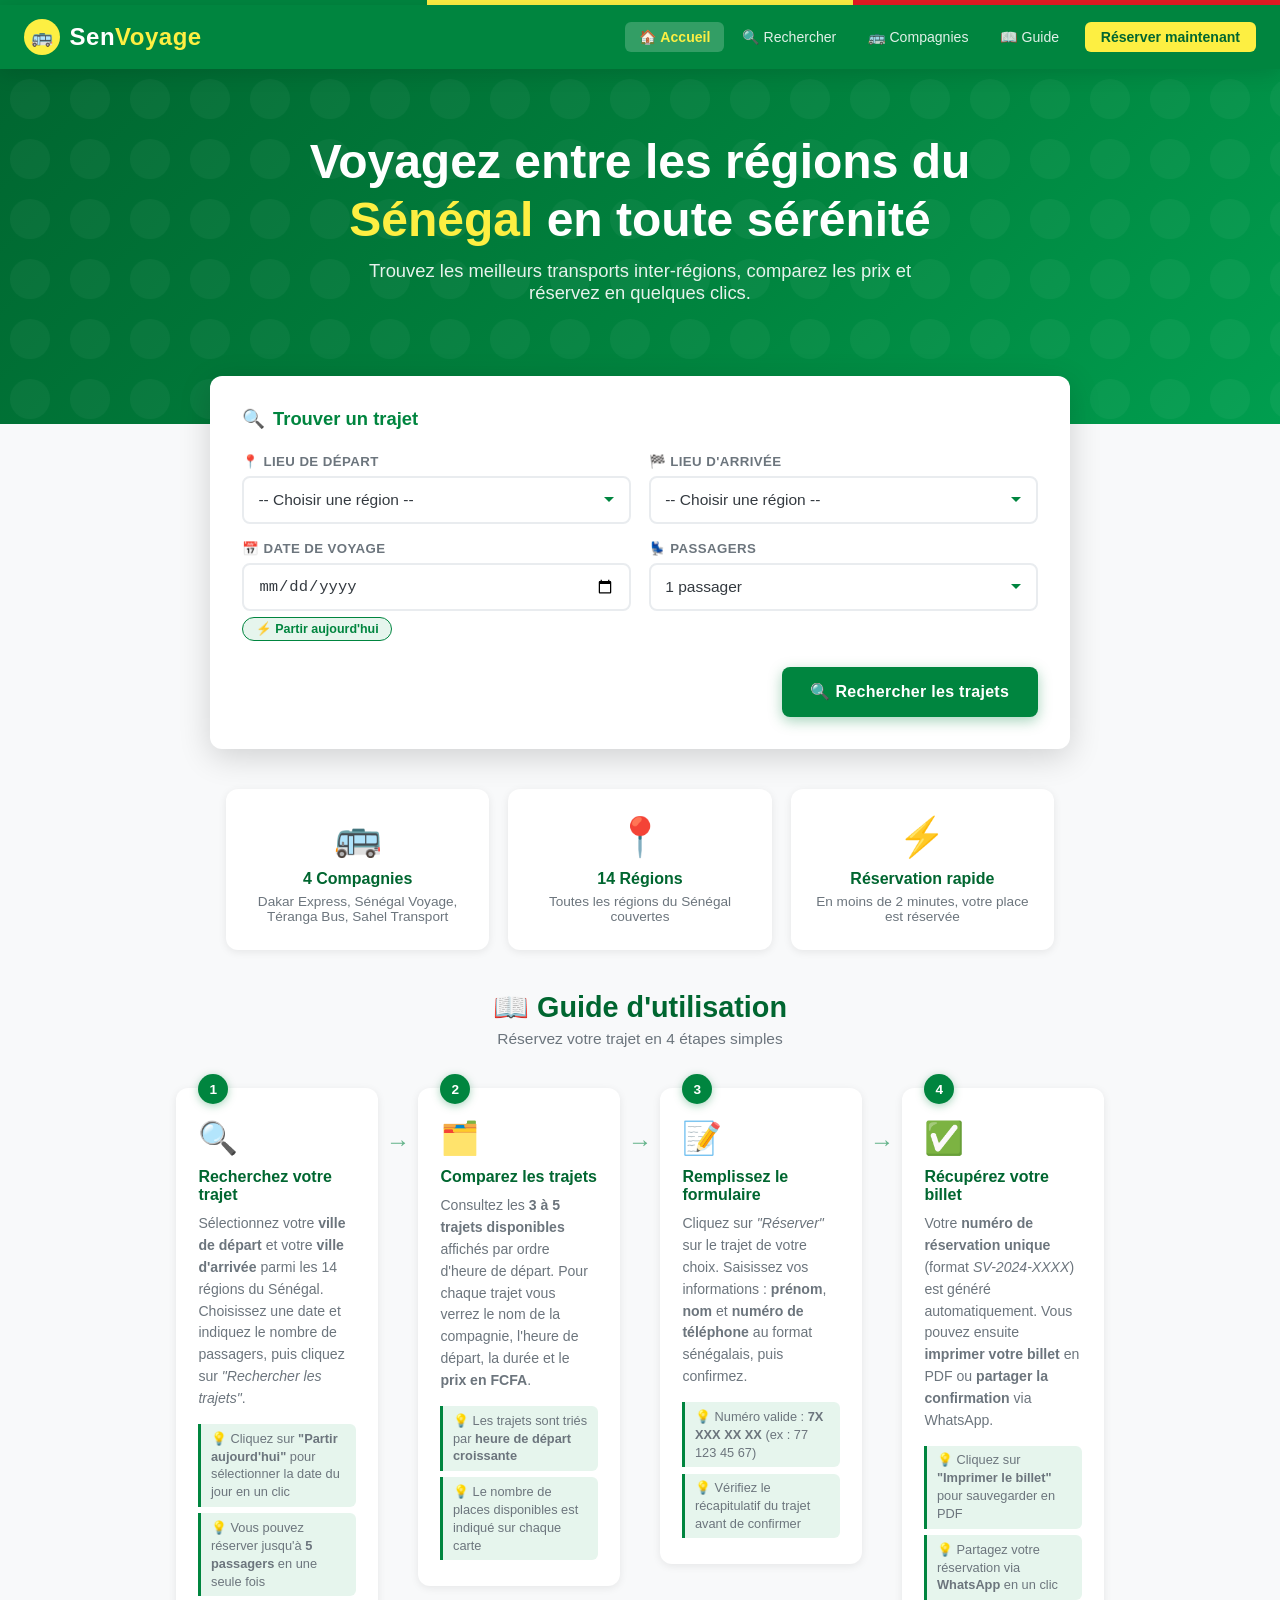
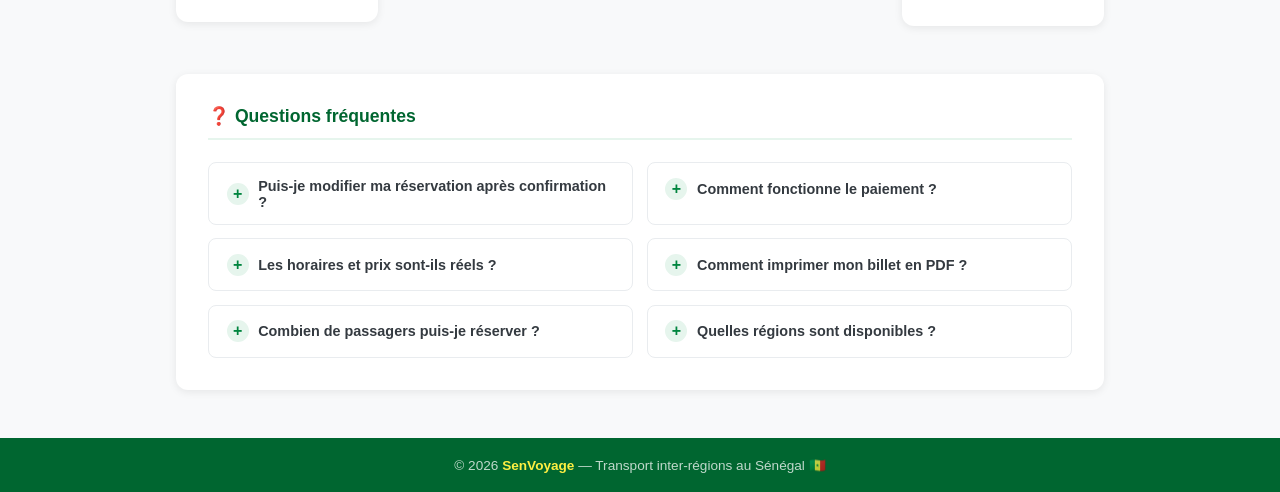
<file: index.html>
<!DOCTYPE html>
<html lang="fr">
<head>
  <meta charset="UTF-8" />
  <meta name="viewport" content="width=device-width, initial-scale=1.0" />
  <title>SenVoyage — Transport inter-régions Sénégal</title>
  <link rel="icon" type="image/svg+xml" href="favicon.svg"/>
  <link rel="stylesheet" href="style.css" />
</head>
<body>

  <!-- Barre de couleurs drapeau sénégalais -->
  <div class="stripe"></div>

  <!-- ========== NAVBAR ========== -->
  <nav class="navbar">
    <a href="index.html" class="navbar-logo">
      <div class="logo-icon">🚌</div>
      <span>Sen<span class="accent">Voyage</span></span>
    </a>

    <ul class="nav-menu" id="nav-menu">
      <li><a href="index.html" class="nav-link active">🏠 Accueil</a></li>
      <li><a href="index.html#search-card" class="nav-link">🔍 Rechercher</a></li>
      <li><a href="index.html#companies" class="nav-link">🚌 Compagnies</a></li>
      <li><a href="index.html#guide-section" class="nav-link">📖 Guide</a></li>
      <li><a href="index.html#search-card" class="nav-link nav-cta">Réserver maintenant</a></li>
    </ul>

    <button class="nav-toggle" id="nav-toggle" aria-label="Ouvrir le menu">
      <span></span><span></span><span></span>
    </button>
  </nav>

  <!-- ========== HERO ========== -->
  <section class="hero">
    <div class="hero-content">
      <h1>Voyagez entre les régions du<br><span class="highlight">Sénégal</span> en toute sérénité</h1>
      <p>Trouvez les meilleurs transports inter-régions, comparez les prix et réservez en quelques clics.</p>
    </div>
  </section>

  <!-- ========== FORMULAIRE DE RECHERCHE ========== -->
  <main>
    <div class="search-card" id="search-card">
      <h2>Trouver un trajet</h2>

      <!-- Message d'erreur global -->
      <div id="form-alert" class="alert alert-error" style="display:none;"></div>

      <form id="search-form" novalidate>
        <div class="form-grid">

          <!-- Départ -->
          <div class="form-group">
            <label for="from">📍 Lieu de départ</label>
            <select id="from" name="from">
              <!-- Rempli par JavaScript -->
            </select>
            <span class="error-msg"></span>
          </div>

          <!-- Arrivée -->
          <div class="form-group">
            <label for="to">🏁 Lieu d'arrivée</label>
            <select id="to" name="to">
              <!-- Rempli par JavaScript -->
            </select>
            <span class="error-msg"></span>
          </div>

          <!-- Date de voyage -->
          <div class="form-group date-row">
            <label for="travel-date">📅 Date de voyage</label>
            <input
              type="date"
              id="travel-date"
              name="travel-date"
              min=""
            />
            <button type="button" id="today-btn" class="today-btn">⚡ Partir aujourd'hui</button>
            <span class="error-msg"></span>
          </div>

          <!-- Nombre de passagers -->
          <div class="form-group">
            <label for="passengers">💺 Passagers</label>
            <select id="passengers" name="passengers">
              <option value="1">1 passager</option>
              <option value="2">2 passagers</option>
              <option value="3">3 passagers</option>
              <option value="4">4 passagers</option>
              <option value="5">5 passagers</option>
            </select>
          </div>

          <!-- Bouton de recherche -->
          <div class="search-btn-row">
            <button type="submit" class="btn btn-primary">
              🔍 Rechercher les trajets
            </button>
          </div>

        </div>
      </form>
    </div>

    <!-- ========== SECTION AVANTAGES ========== -->
    <section class="features-section" id="companies">
      <div class="features-grid">

        <div class="feature-card">
          <div class="feature-icon">🚌</div>
          <h3>4 Compagnies</h3>
          <p>Dakar Express, Sénégal Voyage, Téranga Bus, Sahel Transport</p>
        </div>

        <div class="feature-card">
          <div class="feature-icon">📍</div>
          <h3>14 Régions</h3>
          <p>Toutes les régions du Sénégal couvertes</p>
        </div>

        <div class="feature-card">
          <div class="feature-icon">⚡</div>
          <h3>Réservation rapide</h3>
          <p>En moins de 2 minutes, votre place est réservée</p>
        </div>

      </div>
    </section>

    <!-- ========== GUIDE D'UTILISATION ========== -->
    <section class="guide-section" id="guide-section">

      <div class="guide-header">
        <h2>📖 Guide d'utilisation</h2>
        <p>Réservez votre trajet en 4 étapes simples</p>
      </div>

      <!-- Étapes -->
      <div class="guide-steps">

        <div class="guide-step">
          <div class="step-number">1</div>
          <div class="step-icon">🔍</div>
          <h3>Recherchez votre trajet</h3>
          <p>Sélectionnez votre <strong>ville de départ</strong> et votre <strong>ville d'arrivée</strong> parmi les 14 régions du Sénégal. Choisissez une date et indiquez le nombre de passagers, puis cliquez sur <em>"Rechercher les trajets"</em>.</p>
          <ul class="step-tips">
            <li>💡 Cliquez sur <strong>"Partir aujourd'hui"</strong> pour sélectionner la date du jour en un clic</li>
            <li>💡 Vous pouvez réserver jusqu'à <strong>5 passagers</strong> en une seule fois</li>
          </ul>
        </div>

        <div class="guide-connector">→</div>

        <div class="guide-step">
          <div class="step-number">2</div>
          <div class="step-icon">🗂️</div>
          <h3>Comparez les trajets</h3>
          <p>Consultez les <strong>3 à 5 trajets disponibles</strong> affichés par ordre d'heure de départ. Pour chaque trajet vous verrez le nom de la compagnie, l'heure de départ, la durée et le <strong>prix en FCFA</strong>.</p>
          <ul class="step-tips">
            <li>💡 Les trajets sont triés par <strong>heure de départ croissante</strong></li>
            <li>💡 Le nombre de places disponibles est indiqué sur chaque carte</li>
          </ul>
        </div>

        <div class="guide-connector">→</div>

        <div class="guide-step">
          <div class="step-number">3</div>
          <div class="step-icon">📝</div>
          <h3>Remplissez le formulaire</h3>
          <p>Cliquez sur <em>"Réserver"</em> sur le trajet de votre choix. Saisissez vos informations : <strong>prénom</strong>, <strong>nom</strong> et <strong>numéro de téléphone</strong> au format sénégalais, puis confirmez.</p>
          <ul class="step-tips">
            <li>💡 Numéro valide : <strong>7X XXX XX XX</strong> (ex : 77 123 45 67)</li>
            <li>💡 Vérifiez le récapitulatif du trajet avant de confirmer</li>
          </ul>
        </div>

        <div class="guide-connector">→</div>

        <div class="guide-step">
          <div class="step-number">4</div>
          <div class="step-icon">✅</div>
          <h3>Récupérez votre billet</h3>
          <p>Votre <strong>numéro de réservation unique</strong> (format <em>SV-2024-XXXX</em>) est généré automatiquement. Vous pouvez ensuite <strong>imprimer votre billet</strong> en PDF ou <strong>partager la confirmation</strong> via WhatsApp.</p>
          <ul class="step-tips">
            <li>💡 Cliquez sur <strong>"Imprimer le billet"</strong> pour sauvegarder en PDF</li>
            <li>💡 Partagez votre réservation via <strong>WhatsApp</strong> en un clic</li>
          </ul>
        </div>

      </div>

      <!-- FAQ rapide -->
      <div class="guide-faq">
        <h3>❓ Questions fréquentes</h3>
        <div class="faq-grid">

          <details class="faq-item">
            <summary>Puis-je modifier ma réservation après confirmation ?</summary>
            <p>Cette version de SenVoyage est une simulation. Pour modifier une réservation, cliquez sur <strong>"Nouvelle réservation"</strong> depuis la page de confirmation pour recommencer le processus.</p>
          </details>

          <details class="faq-item">
            <summary>Comment fonctionne le paiement ?</summary>
            <p>SenVoyage est une application de <strong>simulation de réservation</strong>. Aucun paiement réel n'est effectué. Les prix affichés sont indicatifs et servent uniquement à illustrer le service.</p>
          </details>

          <details class="faq-item">
            <summary>Les horaires et prix sont-ils réels ?</summary>
            <p>Les trajets, horaires et prix sont <strong>générés aléatoirement</strong> à titre de démonstration. Ils s'inspirent des tarifs et durées réels des lignes inter-régionales sénégalaises.</p>
          </details>

          <details class="faq-item">
            <summary>Comment imprimer mon billet en PDF ?</summary>
            <p>Depuis la page de confirmation, cliquez sur <strong>"Imprimer le billet"</strong>. Dans la boîte de dialogue qui s'ouvre, choisissez <strong>"Enregistrer en PDF"</strong> comme destination d'impression.</p>
          </details>

          <details class="faq-item">
            <summary>Combien de passagers puis-je réserver ?</summary>
            <p>Vous pouvez réserver entre <strong>1 et 5 passagers</strong> par trajet. Le prix total est automatiquement calculé en multipliant le prix unitaire par le nombre de passagers.</p>
          </details>

          <details class="faq-item">
            <summary>Quelles régions sont disponibles ?</summary>
            <p>Les <strong>14 régions officielles du Sénégal</strong> sont disponibles : Dakar, Thiès, Diourbel, Fatick, Kaolack, Kaffrine, Kolda, Louga, Matam, Saint-Louis, Sédhiou, Tambacounda, Ziguinchor et Kédougou.</p>
          </details>

        </div>
      </div>

    </section>

  </main>

  <!-- ========== FOOTER ========== -->
  <footer>
    &copy; 2026 <strong>SenVoyage</strong> — Transport inter-régions au Sénégal 🇸🇳
  </footer>

  <!-- ========== LOADER ========== -->
  <div class="loader-overlay" id="loader">
    <div class="spinner"></div>
    <p>Recherche des trajets disponibles…</p>
  </div>

  <script src="app.js?v=3"></script>

</body>
</html>
</file>
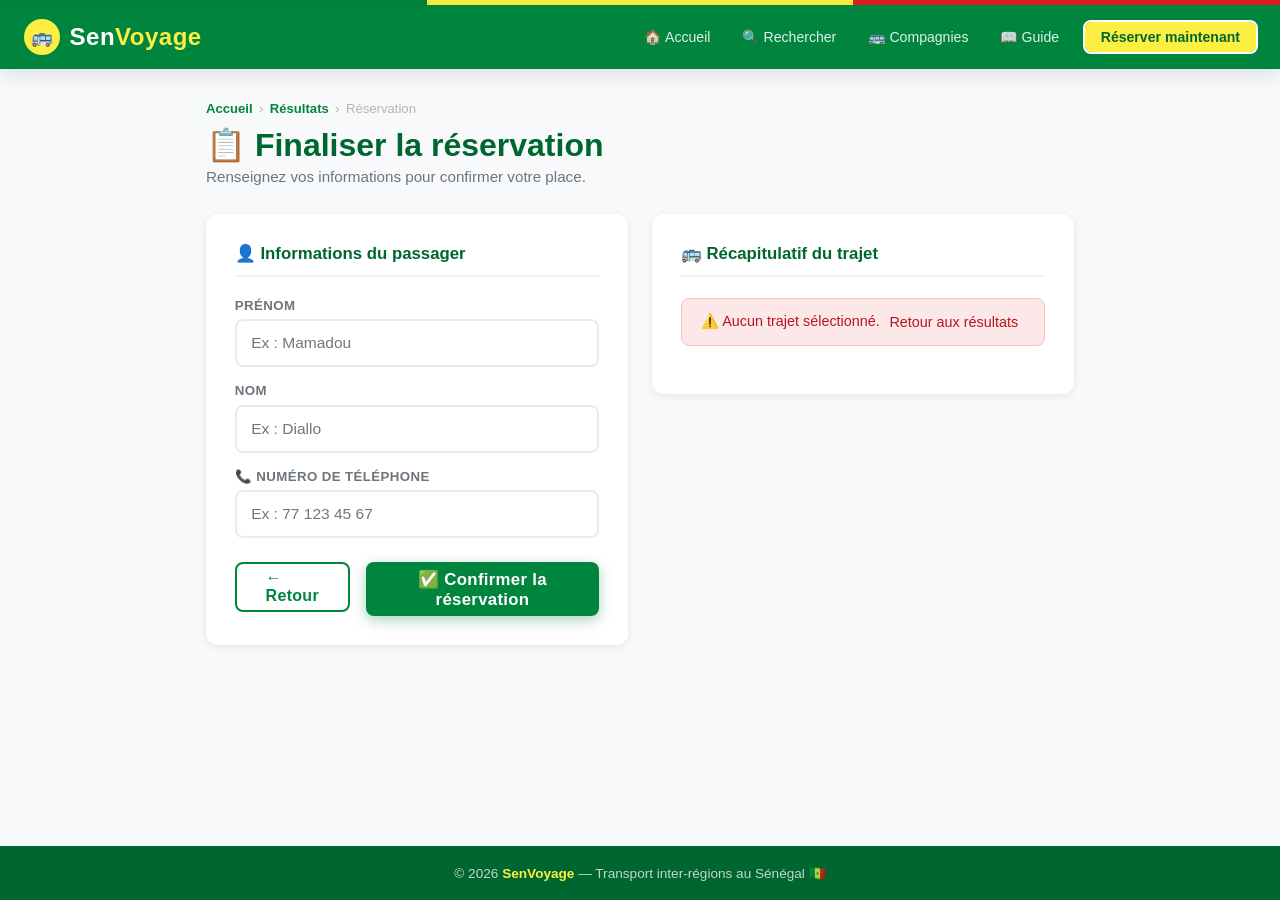
<file: booking.html>
<!DOCTYPE html>
<html lang="fr">
<head>
  <meta charset="UTF-8" />
  <meta name="viewport" content="width=device-width, initial-scale=1.0" />
  <title>SenVoyage — Réservation</title>
  <link rel="icon" type="image/svg+xml" href="favicon.svg"/>
  <link rel="stylesheet" href="style.css" />
</head>
<body>

  <div class="stripe"></div>

  <!-- ========== NAVBAR ========== -->
  <nav class="navbar">
    <a href="index.html" class="navbar-logo">
      <div class="logo-icon">🚌</div>
      <span>Sen<span class="accent">Voyage</span></span>
    </a>

    <ul class="nav-menu" id="nav-menu">
      <li><a href="index.html" class="nav-link">🏠 Accueil</a></li>
      <li><a href="index.html#search-card" class="nav-link">🔍 Rechercher</a></li>
      <li><a href="index.html#companies" class="nav-link">🚌 Compagnies</a></li>
      <li><a href="index.html#guide-section" class="nav-link">📖 Guide</a></li>
      <li><a href="index.html#search-card" class="nav-link nav-cta active">Réserver maintenant</a></li>
    </ul>

    <button class="nav-toggle" id="nav-toggle" aria-label="Ouvrir le menu">
      <span></span><span></span><span></span>
    </button>
  </nav>

  <!-- ========== CONTENU ========== -->
  <main class="page-container">

    <!-- Fil d'Ariane -->
    <div class="breadcrumb">
      <a href="index.html">Accueil</a>
      <span>›</span>
      <a href="results.html">Résultats</a>
      <span>›</span>
      <span>Réservation</span>
    </div>

    <!-- Titre -->
    <div class="page-title">
      <h1>📋 Finaliser la réservation</h1>
      <p>Renseignez vos informations pour confirmer votre place.</p>
    </div>

    <!-- Grille : Formulaire + Récapitulatif -->
    <div class="booking-grid">

      <!-- ---- Formulaire passager ---- -->
      <div class="booking-form-card">
        <div class="card-title">👤 Informations du passager</div>

        <form id="booking-form" class="booking-form" novalidate>

          <div class="form-group">
            <label for="first-name">Prénom</label>
            <input
              type="text"
              id="first-name"
              name="first-name"
              placeholder="Ex : Mamadou"
              autocomplete="given-name"
            />
            <span class="error-msg"></span>
          </div>

          <div class="form-group">
            <label for="last-name">Nom</label>
            <input
              type="text"
              id="last-name"
              name="last-name"
              placeholder="Ex : Diallo"
              autocomplete="family-name"
            />
            <span class="error-msg"></span>
          </div>

          <div class="form-group">
            <label for="phone">📞 Numéro de téléphone</label>
            <input
              type="tel"
              id="phone"
              name="phone"
              placeholder="Ex : 77 123 45 67"
              autocomplete="tel"
            />
            <span class="error-msg"></span>
          </div>

          <!-- Actions -->
          <div class="booking-confirm-row" style="margin-top:1.5rem;">
            <a href="results.html" class="btn btn-back">← Retour</a>
            <button type="submit" class="btn btn-confirm">
              ✅ Confirmer la réservation
            </button>
          </div>

        </form>
      </div>

      <!-- ---- Récapitulatif du trajet ---- -->
      <div class="booking-summary-card">
        <div class="card-title">🚌 Récapitulatif du trajet</div>
        <div id="booking-summary">
          <!-- Rempli par JavaScript -->
        </div>
      </div>

    </div>

  </main>

  <!-- ========== FOOTER ========== -->
  <footer>
    &copy; 2026 <strong>SenVoyage</strong> — Transport inter-régions au Sénégal 🇸🇳
  </footer>

  <script src="app.js?v=3"></script>

</body>
</html>
</file>
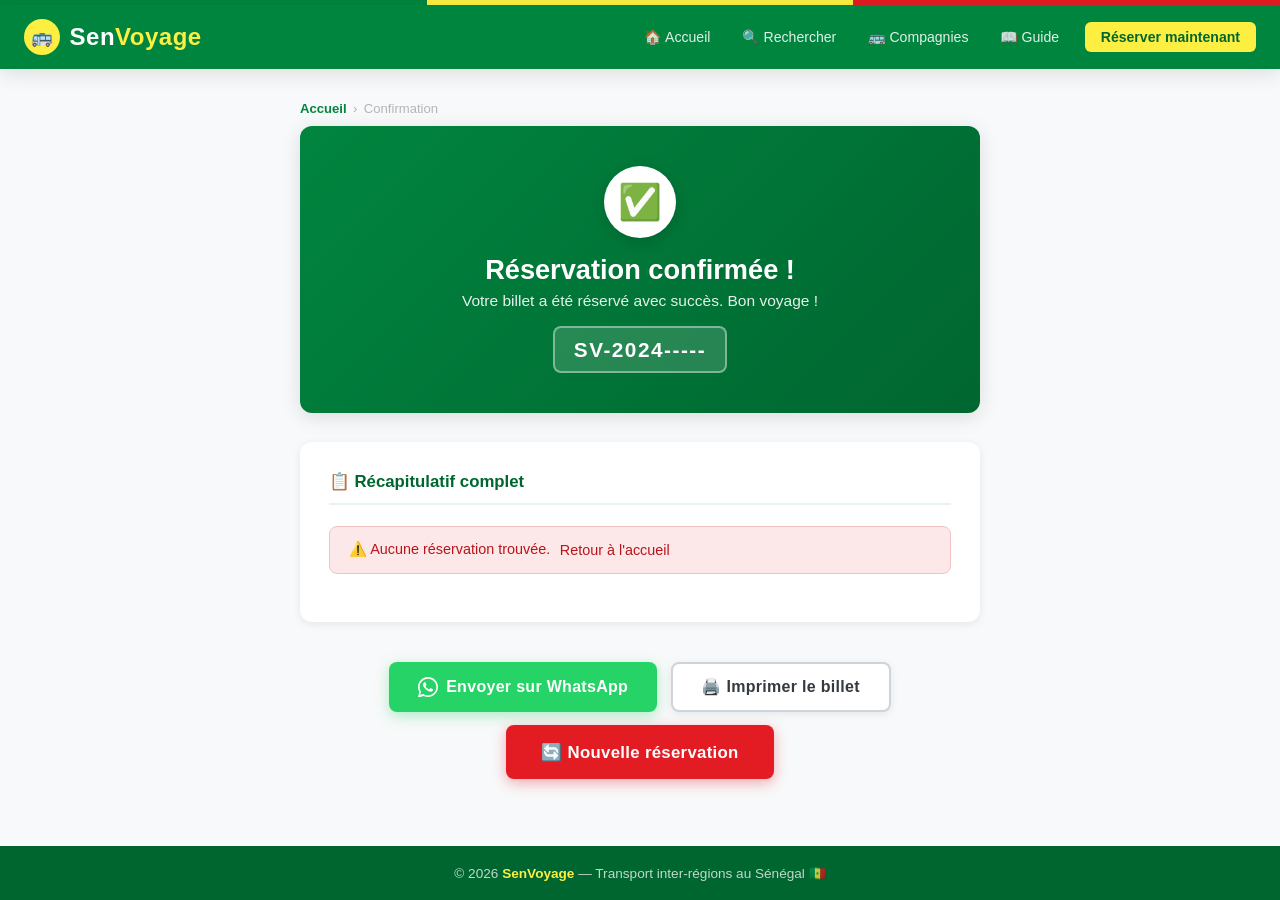
<file: confirmation.html>
<!DOCTYPE html>
<html lang="fr">
<head>
  <meta charset="UTF-8" />
  <meta name="viewport" content="width=device-width, initial-scale=1.0" />
  <title>SenVoyage — Confirmation de réservation</title>
  <link rel="icon" type="image/svg+xml" href="favicon.svg"/>
  <link rel="stylesheet" href="style.css" />
</head>
<body>

  <div class="stripe"></div>

  <!-- ========== NAVBAR ========== -->
  <nav class="navbar">
    <a href="index.html" class="navbar-logo">
      <div class="logo-icon">🚌</div>
      <span>Sen<span class="accent">Voyage</span></span>
    </a>

    <ul class="nav-menu" id="nav-menu">
      <li><a href="index.html" class="nav-link">🏠 Accueil</a></li>
      <li><a href="index.html#search-card" class="nav-link">🔍 Rechercher</a></li>
      <li><a href="index.html#companies" class="nav-link">🚌 Compagnies</a></li>
      <li><a href="index.html#guide-section" class="nav-link">📖 Guide</a></li>
      <li><a href="index.html#search-card" class="nav-link nav-cta">Réserver maintenant</a></li>
    </ul>

    <button class="nav-toggle" id="nav-toggle" aria-label="Ouvrir le menu">
      <span></span><span></span><span></span>
    </button>
  </nav>

  <!-- ========== CONTENU ========== -->
  <main class="page-container">

    <!-- Fil d'Ariane -->
    <div class="breadcrumb">
      <a href="index.html">Accueil</a>
      <span>›</span>
      <span>Confirmation</span>
    </div>

    <div class="confirm-wrapper">

      <!-- ---- Bannière de succès ---- -->
      <div class="success-banner">
        <div class="success-icon">✅</div>
        <h1>Réservation confirmée !</h1>
        <p>Votre billet a été réservé avec succès. Bon voyage !</p>
        <div class="booking-number" id="booking-number">SV-2024-----</div>
      </div>

      <!-- ---- Récapitulatif complet ---- -->
      <div class="confirm-card">
        <div class="card-title">📋 Récapitulatif complet</div>
        <div id="confirm-summary">
          <!-- Rempli par JavaScript -->
        </div>
      </div>

      <!-- ---- Actions ---- -->
      <div class="confirm-actions">
        <button id="whatsapp-btn" class="btn btn-whatsapp">
          <svg viewBox="0 0 24 24" fill="currentColor" width="20" height="20" aria-hidden="true"><path d="M17.472 14.382c-.297-.149-1.758-.867-2.03-.967-.273-.099-.471-.148-.67.15-.197.297-.767.966-.94 1.164-.173.199-.347.223-.644.075-.297-.15-1.255-.463-2.39-1.475-.883-.788-1.48-1.761-1.653-2.059-.173-.297-.018-.458.13-.606.134-.133.298-.347.446-.52.149-.174.198-.298.298-.497.099-.198.05-.371-.025-.52-.075-.149-.669-1.612-.916-2.207-.242-.579-.487-.5-.669-.51-.173-.008-.371-.01-.57-.01-.198 0-.52.074-.792.372-.272.297-1.04 1.016-1.04 2.479 0 1.462 1.065 2.875 1.213 3.074.149.198 2.096 3.2 5.077 4.487.709.306 1.262.489 1.694.625.712.227 1.36.195 1.871.118.571-.085 1.758-.719 2.006-1.413.248-.694.248-1.289.173-1.413-.074-.124-.272-.198-.57-.347z"/><path d="M12 0C5.373 0 0 5.373 0 12c0 2.127.558 4.126 1.535 5.858L.057 23.885a.5.5 0 0 0 .606.61l6.162-1.615A11.944 11.944 0 0 0 12 24c6.627 0 12-5.373 12-12S18.627 0 12 0zm0 22c-1.891 0-3.667-.523-5.188-1.432l-.372-.22-3.857 1.011 1.03-3.741-.242-.386A9.955 9.955 0 0 1 2 12C2 6.477 6.477 2 12 2s10 4.477 10 10-4.477 10-10 10z"/></svg>
          Envoyer sur WhatsApp
        </button>
        <button id="print-btn" class="btn btn-print">
          🖨️ Imprimer le billet
        </button>
        <button id="new-booking-btn" class="btn btn-new">
          🔄 Nouvelle réservation
        </button>
      </div>

      <!-- ---- Billet imprimable (visible uniquement à l'impression) ---- -->
      <div class="print-ticket" id="print-ticket" aria-hidden="true">
        <!-- Rempli dynamiquement par JavaScript -->
      </div>

    </div>

  </main>

  <!-- ========== FOOTER ========== -->
  <footer>
    &copy; 2026 <strong>SenVoyage</strong> — Transport inter-régions au Sénégal 🇸🇳
  </footer>

  <!-- Cache-bust : force le rechargement de app.js à chaque déploiement -->
  <script src="app.js?v=3"></script>

  <!-- Script de secours : gère les boutons même si app.js est en cache -->
  <script>
    document.addEventListener('DOMContentLoaded', function () {

      /* --- Bouton Impression --- */
      var printBtn = document.getElementById('print-btn');
      if (printBtn) {
        printBtn.onclick = function () { window.print(); };
      }

      /* --- Bouton WhatsApp --- */
      var waBtn = document.getElementById('whatsapp-btn');
      if (waBtn) {
        waBtn.onclick = function () {
          try {
            var raw = localStorage.getItem('sv_booking');
            if (!raw) { alert('Aucune réservation trouvée.'); return; }
            var b = JSON.parse(raw);
            var t = b.trip, p = b.passenger;

            var months = ['janvier','février','mars','avril','mai','juin',
                          'juillet','août','septembre','octobre','novembre','décembre'];
            var parts = t.date.split('-');
            var dateStr = parseInt(parts[2]) + ' ' + months[parseInt(parts[1]) - 1] + ' ' + parts[0];
            var prix = new Intl.NumberFormat('fr-SN').format(t.totalPrice) + ' FCFA';
            var nbPass = t.passengers > 1 ? t.passengers + ' passagers' : '1 passager';

            var msg = [
              '🎉 *Réservation SenVoyage confirmée !*',
              '',
              '📋 *N° :* ' + b.bookingNumber,
              '🗺️ *Trajet :* ' + t.from + ' → ' + t.to,
              '📅 *Date :* ' + dateStr,
              '🕐 *Départ :* ' + t.departureTime,
              '🚌 *Compagnie :* ' + t.company.name,
              '',
              '👤 *Passager :* ' + p.firstName + ' ' + p.lastName,
              '📞 *Tél :* ' + p.phone,
              '💺 ' + nbPass,
              '',
              '💰 *Prix total :* ' + prix,
              '',
              '_Bon voyage avec SenVoyage ! 🇸🇳_'
            ].join('\n');

            var a = document.createElement('a');
            a.href = 'https://wa.me/?text=' + encodeURIComponent(msg);
            a.target = '_blank';
            a.rel = 'noopener noreferrer';
            document.body.appendChild(a);
            a.click();
            document.body.removeChild(a);
          } catch (e) {
            console.error('WhatsApp error:', e);
          }
        };
      }

    });
  </script>

</body>
</html>
</file>
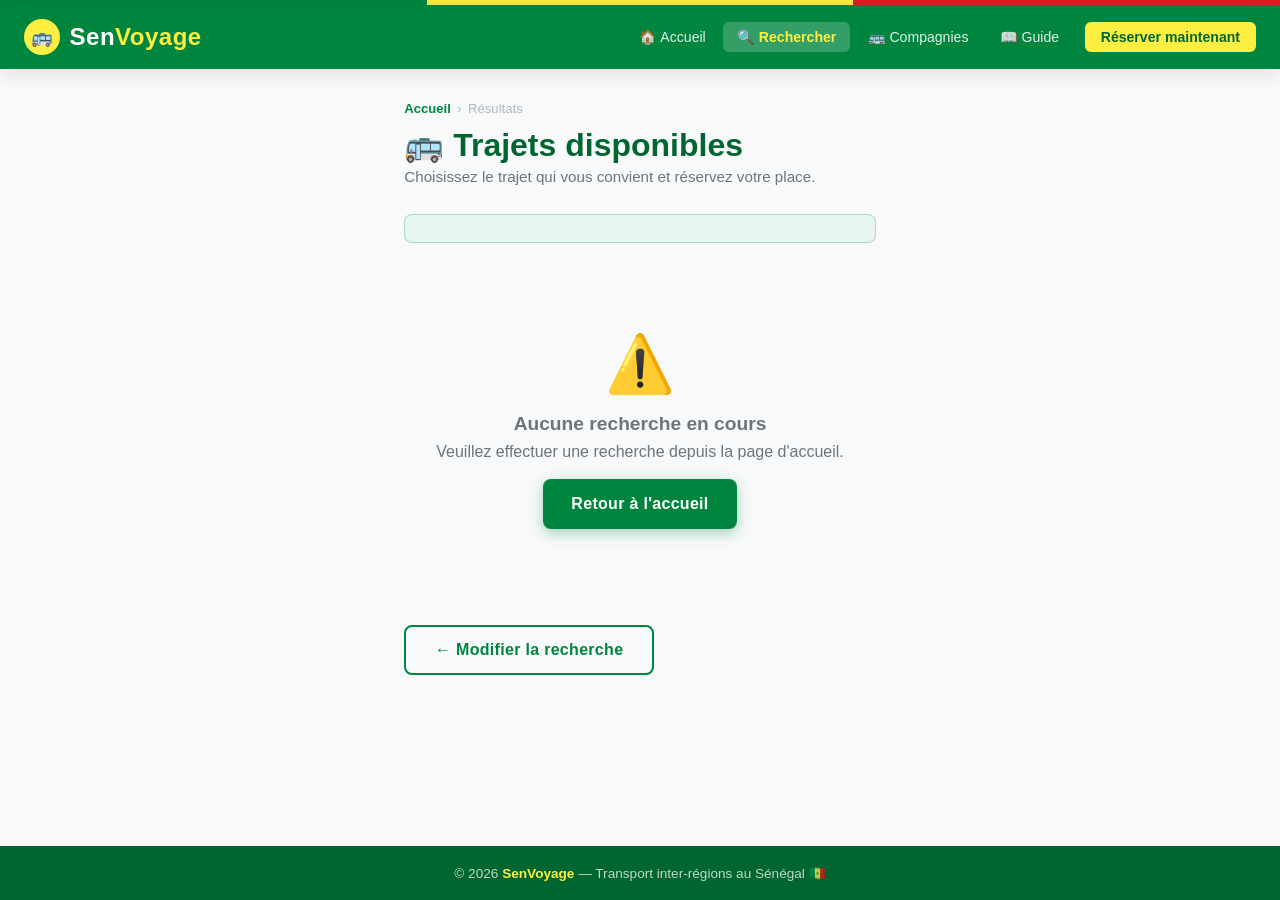
<file: results.html>
<!DOCTYPE html>
<html lang="fr">
<head>
  <meta charset="UTF-8" />
  <meta name="viewport" content="width=device-width, initial-scale=1.0" />
  <title>SenVoyage — Résultats de recherche</title>
  <link rel="icon" type="image/svg+xml" href="favicon.svg"/>
  <link rel="stylesheet" href="style.css" />
</head>
<body>

  <div class="stripe"></div>

  <!-- ========== NAVBAR ========== -->
  <nav class="navbar">
    <a href="index.html" class="navbar-logo">
      <div class="logo-icon">🚌</div>
      <span>Sen<span class="accent">Voyage</span></span>
    </a>

    <ul class="nav-menu" id="nav-menu">
      <li><a href="index.html" class="nav-link">🏠 Accueil</a></li>
      <li><a href="index.html#search-card" class="nav-link active">🔍 Rechercher</a></li>
      <li><a href="index.html#companies" class="nav-link">🚌 Compagnies</a></li>
      <li><a href="index.html#guide-section" class="nav-link">📖 Guide</a></li>
      <li><a href="index.html#search-card" class="nav-link nav-cta">Réserver maintenant</a></li>
    </ul>

    <button class="nav-toggle" id="nav-toggle" aria-label="Ouvrir le menu">
      <span></span><span></span><span></span>
    </button>
  </nav>

  <!-- ========== CONTENU ========== -->
  <main class="page-container">

    <!-- Fil d'Ariane -->
    <div class="breadcrumb">
      <a href="index.html">Accueil</a>
      <span>›</span>
      <span>Résultats</span>
    </div>

    <!-- Titre de la page -->
    <div class="page-title">
      <h1>🚌 Trajets disponibles</h1>
      <p>Choisissez le trajet qui vous convient et réservez votre place.</p>
    </div>

    <!-- Résumé de la recherche -->
    <div class="search-summary" id="search-summary">
      <!-- Rempli par JavaScript -->
    </div>

    <!-- Liste des trajets -->
    <div class="trips-list" id="trips-container">
      <!-- Rempli dynamiquement par JavaScript -->
      <div class="no-results">
        <div class="icon">⏳</div>
        <h3>Chargement des trajets…</h3>
      </div>
    </div>

    <!-- Bouton retour -->
    <div style="margin-top:2rem; display:flex; justify-content:flex-start;">
      <a href="index.html" class="btn btn-back">← Modifier la recherche</a>
    </div>

  </main>

  <!-- ========== FOOTER ========== -->
  <footer>
    &copy; 2026 <strong>SenVoyage</strong> — Transport inter-régions au Sénégal 🇸🇳
  </footer>

  <!-- ========== LOADER ========== -->
  <div class="loader-overlay" id="loader">
    <div class="spinner"></div>
    <p>Recherche des trajets en cours…</p>
  </div>

  <script src="app.js?v=3"></script>

</body>
</html>
</file>
<file: style.css>
/* ============================================================
   style.css — SenVoyage Global Stylesheet
   Couleurs inspirées du drapeau sénégalais :
     Vert   : #00853F
     Jaune  : #FDEF42
     Rouge  : #E31B23
   ============================================================ */

/* ---------- Reset & Base ---------- */
*, *::before, *::after {
  box-sizing: border-box;
  margin: 0;
  padding: 0;
}

:root {
  --green:       #00853F;
  --green-dark:  #006630;
  --green-light: #e6f5ed;
  --yellow:      #FDEF42;
  --yellow-dark: #e8d700;
  --red:         #E31B23;
  --red-dark:    #b8151b;
  --white:       #ffffff;
  --gray-100:    #f8f9fa;
  --gray-200:    #e9ecef;
  --gray-400:    #ced4da;
  --gray-600:    #6c757d;
  --gray-800:    #343a40;
  --shadow-sm:   0 2px 8px rgba(0,0,0,.08);
  --shadow-md:   0 4px 20px rgba(0,0,0,.12);
  --shadow-lg:   0 8px 32px rgba(0,0,0,.16);
  --radius:      12px;
  --radius-sm:   8px;
  --transition:  .25s ease;
  --font:        'Segoe UI', Arial, sans-serif;
}

html { scroll-behavior: smooth; }

body {
  font-family: var(--font);
  background: var(--gray-100);
  color: var(--gray-800);
  min-height: 100vh;
  display: flex;
  flex-direction: column;
}

img { max-width: 100%; display: block; }

a { color: inherit; text-decoration: none; }

/* ---------- Header / Navbar ---------- */
.navbar {
  background: var(--green);
  padding: 0 1.5rem;
  height: 64px;
  display: flex;
  align-items: center;
  justify-content: space-between;
  box-shadow: var(--shadow-md);
  position: sticky;
  top: 0;
  z-index: 100;
}

.navbar-logo {
  display: flex;
  align-items: center;
  gap: .6rem;
  font-size: 1.5rem;
  font-weight: 800;
  color: var(--white);
  letter-spacing: .5px;
}

.navbar-logo span.accent { color: var(--yellow); }

.navbar-logo .logo-icon {
  width: 36px;
  height: 36px;
  background: var(--yellow);
  border-radius: 50%;
  display: flex;
  align-items: center;
  justify-content: center;
  font-size: 1.1rem;
}

/* ---------- Nav Menu ---------- */
.nav-menu {
  display: flex;
  align-items: center;
  gap: .25rem;
  list-style: none;
  margin: 0;
  padding: 0;
}

.nav-link {
  display: inline-block;
  padding: .45rem .85rem;
  color: rgba(255,255,255,.88);
  text-decoration: none;
  font-size: .88rem;
  font-weight: 500;
  border-radius: 6px;
  transition: background .2s, color .2s;
  white-space: nowrap;
}

.nav-link:hover {
  background: rgba(255,255,255,.15);
  color: var(--white);
}

.nav-link.active {
  background: rgba(255,255,255,.2);
  color: var(--yellow);
  font-weight: 700;
}

/* Bouton CTA dans la navbar */
.nav-link.nav-cta {
  background: var(--yellow);
  color: var(--green-dark) !important;
  font-weight: 700;
  margin-left: .5rem;
  padding: .45rem 1rem;
}

.nav-link.nav-cta:hover {
  background: #ffe000;
  transform: translateY(-1px);
  box-shadow: 0 4px 12px rgba(0,0,0,.2);
}

.nav-link.nav-cta.active {
  background: var(--yellow);
  color: var(--green-dark) !important;
  outline: 2px solid var(--white);
}

/* ---------- Burger mobile ---------- */
.nav-toggle {
  display: none;
  flex-direction: column;
  justify-content: center;
  gap: 5px;
  background: none;
  border: none;
  cursor: pointer;
  padding: .4rem;
  border-radius: 6px;
  transition: background .2s;
}

.nav-toggle:hover { background: rgba(255,255,255,.15); }

.nav-toggle span {
  display: block;
  width: 24px;
  height: 2.5px;
  background: var(--white);
  border-radius: 2px;
  transition: transform .3s, opacity .3s;
}

/* Animation burger → croix */
.nav-toggle.open span:nth-child(1) { transform: translateY(7.5px) rotate(45deg); }
.nav-toggle.open span:nth-child(2) { opacity: 0; transform: scaleX(0); }
.nav-toggle.open span:nth-child(3) { transform: translateY(-7.5px) rotate(-45deg); }

/* Logo cliquable */
.navbar-logo {
  text-decoration: none;
}

/* Ancien tagline — supprimé, remplacé par le menu */
.navbar-tagline {
  display: none;
}

/* ---------- Hero Banner ---------- */
.hero {
  background: linear-gradient(135deg, var(--green-dark) 0%, var(--green) 60%, #009e4f 100%);
  color: var(--white);
  text-align: center;
  padding: 4rem 1.5rem 6rem;
  position: relative;
  overflow: hidden;
}

.hero::before {
  content: '';
  position: absolute;
  inset: 0;
  background: url("data:image/svg+xml,%3Csvg width='60' height='60' viewBox='0 0 60 60' xmlns='http://www.w3.org/2000/svg'%3E%3Cg fill='none' fill-rule='evenodd'%3E%3Cg fill='%23ffffff' fill-opacity='0.04'%3E%3Ccircle cx='30' cy='30' r='20'/%3E%3C/g%3E%3C/g%3E%3C/svg%3E");
}

.hero-content { position: relative; z-index: 1; }

.hero h1 {
  font-size: clamp(1.8rem, 5vw, 3rem);
  font-weight: 800;
  line-height: 1.2;
  margin-bottom: .75rem;
}

.hero h1 .highlight { color: var(--yellow); }

.hero p {
  font-size: clamp(.95rem, 2.5vw, 1.15rem);
  opacity: .9;
  max-width: 560px;
  margin: 0 auto 1.5rem;
}

/* ---------- Search Card ---------- */
.search-card {
  background: var(--white);
  border-radius: var(--radius);
  box-shadow: var(--shadow-lg);
  padding: 2rem;
  max-width: 860px;
  margin: -3rem auto 2.5rem;
  position: relative;
  z-index: 10;
  width: calc(100% - 2rem);
}

.search-card h2 {
  font-size: 1.15rem;
  color: var(--green);
  margin-bottom: 1.5rem;
  display: flex;
  align-items: center;
  gap: .5rem;
}

.search-card h2::before {
  content: '🔍';
}

/* ---------- Form Grid ---------- */
.form-grid {
  display: grid;
  grid-template-columns: repeat(2, 1fr);
  gap: 1.1rem;
}

.form-group {
  display: flex;
  flex-direction: column;
  gap: .4rem;
}

.form-group label {
  font-size: .83rem;
  font-weight: 600;
  color: var(--gray-600);
  text-transform: uppercase;
  letter-spacing: .4px;
}

.form-group input,
.form-group select {
  height: 48px;
  padding: 0 .9rem;
  border: 2px solid var(--gray-200);
  border-radius: var(--radius-sm);
  font-size: .97rem;
  color: var(--gray-800);
  background: var(--white);
  transition: border-color var(--transition), box-shadow var(--transition);
  appearance: none;
  -webkit-appearance: none;
  cursor: pointer;
}

.form-group select {
  background-image: url("data:image/svg+xml,%3Csvg xmlns='http://www.w3.org/2000/svg' width='12' height='12' viewBox='0 0 12 12'%3E%3Cpath fill='%2300853F' d='M6 8L1 3h10z'/%3E%3C/svg%3E");
  background-repeat: no-repeat;
  background-position: right .9rem center;
  padding-right: 2.2rem;
}

.form-group input:focus,
.form-group select:focus {
  outline: none;
  border-color: var(--green);
  box-shadow: 0 0 0 3px rgba(0,133,63,.15);
}

.form-group input.error,
.form-group select.error {
  border-color: var(--red);
  box-shadow: 0 0 0 3px rgba(227,27,35,.12);
}

.error-msg {
  font-size: .78rem;
  color: var(--red);
  display: none;
}

.form-group.has-error .error-msg { display: block; }

/* Date row with "today" option */
.date-row {
  display: flex;
  flex-direction: column;
  gap: .4rem;
}

.today-btn {
  align-self: flex-start;
  background: var(--green-light);
  color: var(--green);
  border: 1px solid var(--green);
  border-radius: 20px;
  padding: .22rem .8rem;
  font-size: .78rem;
  font-weight: 600;
  cursor: pointer;
  transition: background var(--transition), color var(--transition);
}

.today-btn:hover {
  background: var(--green);
  color: var(--white);
}

/* ---------- Buttons ---------- */
.btn {
  display: inline-flex;
  align-items: center;
  justify-content: center;
  gap: .5rem;
  height: 50px;
  padding: 0 1.8rem;
  border: none;
  border-radius: var(--radius-sm);
  font-size: 1rem;
  font-weight: 700;
  cursor: pointer;
  transition: transform var(--transition), box-shadow var(--transition), background var(--transition);
  letter-spacing: .3px;
}

.btn:active { transform: scale(.97); }

.btn-primary {
  background: var(--green);
  color: var(--white);
  box-shadow: 0 4px 14px rgba(0,133,63,.35);
}

.btn-primary:hover {
  background: var(--green-dark);
  transform: translateY(-2px);
  box-shadow: 0 6px 20px rgba(0,133,63,.45);
}

.btn-reserve {
  background: var(--yellow);
  color: var(--gray-800);
  box-shadow: 0 4px 12px rgba(253,239,66,.5);
}

.btn-reserve:hover {
  background: var(--yellow-dark);
  transform: translateY(-2px);
  box-shadow: 0 6px 18px rgba(253,239,66,.6);
}

.btn-confirm {
  background: var(--green);
  color: var(--white);
  width: 100%;
  height: 54px;
  font-size: 1.05rem;
  box-shadow: 0 4px 14px rgba(0,133,63,.35);
}

.btn-confirm:hover {
  background: var(--green-dark);
  transform: translateY(-2px);
}

.btn-new {
  background: var(--red);
  color: var(--white);
  box-shadow: 0 4px 14px rgba(227,27,35,.35);
  padding: 0 2.2rem;
  height: 54px;
  font-size: 1.05rem;
}

.btn-new:hover {
  background: var(--red-dark);
  transform: translateY(-2px);
}

.btn-back {
  background: transparent;
  color: var(--green);
  border: 2px solid var(--green);
}

.btn-back:hover {
  background: var(--green-light);
}

.search-btn-row {
  grid-column: 1 / -1;
  display: flex;
  justify-content: flex-end;
  margin-top: .5rem;
}

.search-btn-row .btn-primary {
  min-width: 180px;
}

/* ---------- Loader Overlay ---------- */
.loader-overlay {
  display: none;
  position: fixed;
  inset: 0;
  background: rgba(0,133,63,.12);
  backdrop-filter: blur(3px);
  z-index: 999;
  align-items: center;
  justify-content: center;
  flex-direction: column;
  gap: 1rem;
}

.loader-overlay.active { display: flex; }

.spinner {
  width: 52px;
  height: 52px;
  border: 5px solid var(--green-light);
  border-top-color: var(--green);
  border-radius: 50%;
  animation: spin .8s linear infinite;
}

@keyframes spin { to { transform: rotate(360deg); } }

.loader-overlay p {
  color: var(--green-dark);
  font-weight: 600;
  font-size: 1rem;
}

/* ---------- Page Container ---------- */
.page-container {
  max-width: 900px;
  margin: 0 auto;
  padding: 2rem 1rem 3rem;
  flex: 1;
}

/* ---------- Page Title ---------- */
.page-title {
  margin-bottom: 1.8rem;
}

.page-title h1 {
  font-size: clamp(1.4rem, 4vw, 2rem);
  color: var(--green-dark);
  margin-bottom: .3rem;
}

.page-title p {
  color: var(--gray-600);
  font-size: .95rem;
}

.breadcrumb {
  display: flex;
  align-items: center;
  gap: .4rem;
  font-size: .82rem;
  color: var(--gray-600);
  margin-bottom: .6rem;
}

.breadcrumb a { color: var(--green); font-weight: 600; }
.breadcrumb a:hover { text-decoration: underline; }
.breadcrumb span { opacity: .5; }

/* ---------- Trip Search Summary Bar ---------- */
.search-summary {
  background: var(--green-light);
  border: 1px solid rgba(0,133,63,.25);
  border-radius: var(--radius-sm);
  padding: .85rem 1.2rem;
  display: flex;
  flex-wrap: wrap;
  align-items: center;
  gap: .6rem 1.2rem;
  margin-bottom: 1.5rem;
  font-size: .92rem;
}

.search-summary .tag {
  display: inline-flex;
  align-items: center;
  gap: .35rem;
  font-weight: 600;
  color: var(--green-dark);
}

/* ---------- Trip Cards ---------- */
.trips-list {
  display: flex;
  flex-direction: column;
  gap: 1rem;
}

.trip-card {
  background: var(--white);
  border-radius: var(--radius);
  box-shadow: var(--shadow-sm);
  padding: 1.4rem 1.6rem;
  display: grid;
  grid-template-columns: auto 1fr auto;
  align-items: center;
  gap: 1rem 1.8rem;
  border-left: 5px solid var(--green);
  transition: box-shadow var(--transition), transform var(--transition);
}

.trip-card:hover {
  box-shadow: var(--shadow-md);
  transform: translateY(-3px);
}

.trip-card.card-red    { border-left-color: var(--red); }
.trip-card.card-yellow { border-left-color: var(--yellow-dark); }

.company-logo {
  width: 54px;
  height: 54px;
  border-radius: 50%;
  display: flex;
  align-items: center;
  justify-content: center;
  font-size: 1.3rem;
  font-weight: 800;
  flex-shrink: 0;
}

.logo-green  { background: var(--green-light);   color: var(--green); }
.logo-red    { background: #fce8e8;              color: var(--red); }
.logo-yellow { background: #fffbe0;              color: #8a7000; }
.logo-gray   { background: var(--gray-200);      color: var(--gray-600); }

.trip-info { min-width: 0; }

.company-name {
  font-size: 1rem;
  font-weight: 700;
  color: var(--gray-800);
  margin-bottom: .35rem;
}

.trip-details {
  display: flex;
  flex-wrap: wrap;
  gap: .4rem .9rem;
  font-size: .88rem;
  color: var(--gray-600);
}

.trip-details span { display: flex; align-items: center; gap: .3rem; }

.trip-price-col {
  text-align: right;
  flex-shrink: 0;
  display: flex;
  flex-direction: column;
  align-items: flex-end;
  gap: .7rem;
}

.trip-price {
  font-size: 1.2rem;
  font-weight: 800;
  color: var(--green-dark);
  white-space: nowrap;
}

.trip-price small {
  font-size: .7rem;
  font-weight: 400;
  color: var(--gray-600);
  display: block;
}

/* ---------- Booking Page ---------- */
.booking-grid {
  display: grid;
  grid-template-columns: 1fr 1fr;
  gap: 1.5rem;
  align-items: start;
}

.booking-form-card,
.booking-summary-card {
  background: var(--white);
  border-radius: var(--radius);
  box-shadow: var(--shadow-sm);
  padding: 1.8rem;
}

.card-title {
  font-size: 1.05rem;
  font-weight: 700;
  color: var(--green-dark);
  margin-bottom: 1.3rem;
  padding-bottom: .7rem;
  border-bottom: 2px solid var(--green-light);
  display: flex;
  align-items: center;
  gap: .5rem;
}

.booking-form .form-group {
  margin-bottom: 1rem;
}

.booking-form .form-group input {
  width: 100%;
}

.summary-row {
  display: flex;
  justify-content: space-between;
  align-items: center;
  padding: .65rem 0;
  border-bottom: 1px solid var(--gray-200);
  font-size: .93rem;
}

.summary-row:last-of-type { border-bottom: none; }

.summary-label {
  color: var(--gray-600);
  font-size: .83rem;
  font-weight: 600;
  text-transform: uppercase;
  letter-spacing: .3px;
}

.summary-value {
  font-weight: 600;
  color: var(--gray-800);
  text-align: right;
}

.summary-value.price-highlight {
  color: var(--green-dark);
  font-size: 1.1rem;
  font-weight: 800;
}

.booking-confirm-row {
  grid-column: 1 / -1;
  display: flex;
  justify-content: flex-end;
  gap: 1rem;
  margin-top: .5rem;
}

/* ---------- Confirmation Page ---------- */
.confirm-wrapper {
  max-width: 680px;
  margin: 0 auto;
}

.success-banner {
  background: linear-gradient(135deg, var(--green) 0%, var(--green-dark) 100%);
  border-radius: var(--radius);
  padding: 2.5rem 2rem;
  text-align: center;
  color: var(--white);
  margin-bottom: 1.8rem;
  box-shadow: var(--shadow-md);
}

.success-icon {
  width: 72px;
  height: 72px;
  background: var(--white);
  border-radius: 50%;
  display: flex;
  align-items: center;
  justify-content: center;
  font-size: 2.2rem;
  margin: 0 auto 1rem;
  box-shadow: 0 4px 16px rgba(0,0,0,.15);
}

.success-banner h1 {
  font-size: 1.7rem;
  margin-bottom: .4rem;
}

.success-banner p {
  opacity: .9;
  font-size: .97rem;
}

.booking-number {
  background: rgba(255,255,255,.15);
  border: 2px solid rgba(255,255,255,.4);
  border-radius: var(--radius-sm);
  padding: .6rem 1.2rem;
  display: inline-block;
  margin-top: 1rem;
  font-size: 1.3rem;
  font-weight: 800;
  letter-spacing: 1.5px;
}

.confirm-card {
  background: var(--white);
  border-radius: var(--radius);
  box-shadow: var(--shadow-sm);
  padding: 1.8rem;
  margin-bottom: 1.5rem;
}

.confirm-actions {
  display: flex;
  flex-wrap: wrap;
  justify-content: center;
  gap: .85rem;
  padding: 1rem 0;
}

/* ---------- No Results ---------- */
.no-results {
  text-align: center;
  padding: 4rem 2rem;
  color: var(--gray-600);
}

.no-results .icon { font-size: 3.5rem; margin-bottom: 1rem; }
.no-results h3 { font-size: 1.2rem; margin-bottom: .5rem; }

/* ---------- Alert / Toast ---------- */
.alert {
  padding: .9rem 1.2rem;
  border-radius: var(--radius-sm);
  font-size: .9rem;
  font-weight: 500;
  margin-bottom: 1.2rem;
  display: flex;
  align-items: center;
  gap: .6rem;
}

.alert-error {
  background: #fce8e8;
  border: 1px solid #f5c2c2;
  color: var(--red-dark);
}

/* ---------- Footer ---------- */
footer {
  background: var(--green-dark);
  color: rgba(255,255,255,.75);
  text-align: center;
  padding: 1.2rem;
  font-size: .85rem;
  margin-top: auto;
}

footer strong { color: var(--yellow); }

/* ---------- WhatsApp & Print Buttons ---------- */
.btn-whatsapp {
  background: #25D366;
  color: var(--white);
  box-shadow: 0 4px 14px rgba(37,211,102,.35);
  display: inline-flex;
  align-items: center;
  gap: .5rem;
}
.btn-whatsapp:hover {
  background: #1ebe5d;
  transform: translateY(-2px);
  box-shadow: 0 6px 20px rgba(37,211,102,.45);
}

.btn-print {
  background: var(--white);
  color: var(--gray-800);
  border: 2px solid var(--gray-400);
  box-shadow: var(--shadow-sm);
}
.btn-print:hover {
  border-color: var(--green);
  color: var(--green);
  background: var(--green-light);
  transform: translateY(-2px);
}

/* ---------- Print Ticket (screen : caché) ---------- */
.print-ticket { display: none; }

/* ---------- Features Section ---------- */
.features-section {
  max-width: 860px;
  margin: 0 auto 2.5rem;
  padding: 0 1rem;
}

.features-grid {
  display: grid;
  grid-template-columns: repeat(auto-fit, minmax(200px, 1fr));
  gap: 1.2rem;
  text-align: center;
}

.feature-card {
  background: var(--white);
  border-radius: var(--radius);
  padding: 1.6rem 1rem;
  box-shadow: var(--shadow-sm);
  transition: transform var(--transition), box-shadow var(--transition);
}

.feature-card:hover {
  transform: translateY(-4px);
  box-shadow: var(--shadow-md);
}

.feature-icon {
  font-size: 2.4rem;
  margin-bottom: .6rem;
}

.feature-card h3 {
  font-size: 1rem;
  color: var(--green-dark);
  margin-bottom: .4rem;
}

.feature-card p {
  font-size: .85rem;
  color: var(--gray-600);
}

/* ---------- Guide d'utilisation ---------- */
.guide-section {
  max-width: 960px;
  margin: 0 auto 3rem;
  padding: 0 1rem;
}

.guide-header {
  text-align: center;
  margin-bottom: 2.5rem;
}

.guide-header h2 {
  font-size: clamp(1.3rem, 3.5vw, 1.8rem);
  color: var(--green-dark);
  margin-bottom: .4rem;
}

.guide-header p {
  color: var(--gray-600);
  font-size: .97rem;
}

/* Étapes */
.guide-steps {
  display: flex;
  align-items: flex-start;
  gap: 0;
  margin-bottom: 3rem;
  flex-wrap: wrap;
}

.guide-step {
  flex: 1;
  min-width: 180px;
  background: var(--white);
  border-radius: var(--radius);
  box-shadow: var(--shadow-sm);
  padding: 1.6rem 1.4rem;
  position: relative;
  transition: transform var(--transition), box-shadow var(--transition);
}

.guide-step:hover {
  transform: translateY(-4px);
  box-shadow: var(--shadow-md);
}

.step-number {
  position: absolute;
  top: -14px;
  left: 1.4rem;
  width: 30px;
  height: 30px;
  background: var(--green);
  color: var(--white);
  border-radius: 50%;
  display: flex;
  align-items: center;
  justify-content: center;
  font-size: .85rem;
  font-weight: 800;
  box-shadow: 0 2px 8px rgba(0,133,63,.35);
}

.step-icon {
  font-size: 2rem;
  margin-bottom: .7rem;
  margin-top: .3rem;
}

.guide-step h3 {
  font-size: 1rem;
  font-weight: 700;
  color: var(--green-dark);
  margin-bottom: .6rem;
}

.guide-step p {
  font-size: .88rem;
  color: var(--gray-600);
  line-height: 1.55;
  margin-bottom: .9rem;
}

.step-tips {
  list-style: none;
  display: flex;
  flex-direction: column;
  gap: .4rem;
}

.step-tips li {
  font-size: .8rem;
  color: var(--gray-600);
  background: var(--green-light);
  border-left: 3px solid var(--green);
  border-radius: 0 6px 6px 0;
  padding: .35rem .6rem;
  line-height: 1.4;
}

/* Connecteur entre les étapes */
.guide-connector {
  display: flex;
  align-items: center;
  justify-content: center;
  font-size: 1.5rem;
  color: var(--green);
  font-weight: 700;
  padding: 0 .5rem;
  padding-top: 2.5rem;
  flex-shrink: 0;
  opacity: .6;
}

/* FAQ */
.guide-faq {
  background: var(--white);
  border-radius: var(--radius);
  box-shadow: var(--shadow-sm);
  padding: 2rem;
}

.guide-faq h3 {
  font-size: 1.1rem;
  font-weight: 700;
  color: var(--green-dark);
  margin-bottom: 1.4rem;
  padding-bottom: .7rem;
  border-bottom: 2px solid var(--green-light);
}

.faq-grid {
  display: grid;
  grid-template-columns: repeat(auto-fit, minmax(280px, 1fr));
  gap: .85rem;
}

.faq-item {
  border: 1px solid var(--gray-200);
  border-radius: var(--radius-sm);
  overflow: hidden;
  transition: border-color var(--transition);
}

.faq-item:hover {
  border-color: var(--green);
}

.faq-item[open] {
  border-color: var(--green);
}

.faq-item summary {
  padding: .9rem 1.1rem;
  font-size: .9rem;
  font-weight: 600;
  color: var(--gray-800);
  cursor: pointer;
  user-select: none;
  list-style: none;
  display: flex;
  align-items: center;
  gap: .6rem;
  transition: background var(--transition), color var(--transition);
}

.faq-item summary::before {
  content: '+';
  display: inline-flex;
  align-items: center;
  justify-content: center;
  width: 22px;
  height: 22px;
  background: var(--green-light);
  color: var(--green);
  border-radius: 50%;
  font-size: 1rem;
  font-weight: 800;
  flex-shrink: 0;
  transition: transform var(--transition), background var(--transition);
}

.faq-item[open] summary::before {
  content: '−';
  background: var(--green);
  color: var(--white);
  transform: rotate(0deg);
}

.faq-item summary:hover {
  background: var(--green-light);
  color: var(--green-dark);
}

.faq-item p {
  padding: .7rem 1.1rem 1rem;
  font-size: .87rem;
  color: var(--gray-600);
  line-height: 1.6;
  border-top: 1px solid var(--gray-200);
  background: #fafafa;
}

/* ---------- Color Stripe Decoration ---------- */
.stripe {
  height: 5px;
  background: linear-gradient(90deg, var(--green) 33.33%, var(--yellow) 33.33% 66.66%, var(--red) 66.66%);
}

/* ---------- Responsive ---------- */
@media (max-width: 900px) {
  /* Menu mobile : caché par défaut */
  .nav-menu {
    display: none;
    flex-direction: column;
    align-items: flex-start;
    gap: 0;
    position: absolute;
    top: 64px;
    left: 0;
    right: 0;
    background: var(--green-dark);
    padding: .75rem 1rem 1.25rem;
    box-shadow: 0 8px 24px rgba(0,0,0,.25);
    z-index: 99;
    animation: slideDown .25s ease;
  }

  @keyframes slideDown {
    from { opacity: 0; transform: translateY(-10px); }
    to   { opacity: 1; transform: translateY(0); }
  }

  /* Quand le burger est ouvert */
  .nav-menu.open { display: flex; }

  .nav-link {
    width: 100%;
    padding: .75rem 1rem;
    border-radius: 8px;
    font-size: .95rem;
  }

  .nav-link.nav-cta {
    margin-left: 0;
    margin-top: .5rem;
    text-align: center;
    width: 100%;
  }

  /* Afficher le bouton burger */
  .nav-toggle { display: flex; }
}

@media (max-width: 768px) {
  .search-card { padding: 1.4rem 1.1rem; }

  .form-grid {
    grid-template-columns: 1fr;
  }

  .trip-card {
    grid-template-columns: auto 1fr;
    grid-template-rows: auto auto;
  }

  .trip-price-col {
    grid-column: 1 / -1;
    flex-direction: row;
    align-items: center;
    justify-content: space-between;
    border-top: 1px solid var(--gray-200);
    padding-top: .8rem;
    margin-top: .2rem;
  }

  .booking-grid {
    grid-template-columns: 1fr;
  }

  .booking-confirm-row {
    flex-direction: column;
  }

  .booking-confirm-row .btn {
    width: 100%;
  }

  .navbar-tagline { display: none; }

  .hero { padding: 2.5rem 1.2rem 5rem; }

  /* Guide mobile */
  .guide-steps {
    flex-direction: column;
    gap: 1.5rem;
  }

  .guide-connector {
    transform: rotate(90deg);
    padding: 0;
    align-self: center;
  }

  .faq-grid {
    grid-template-columns: 1fr;
  }
}

@media (max-width: 480px) {
  .search-btn-row { justify-content: stretch; }
  .search-btn-row .btn-primary { width: 100%; }
  .confirm-actions { flex-direction: column; align-items: stretch; }
  .confirm-actions .btn { width: 100%; justify-content: center; }
}

/* ================================================================
   IMPRESSION (window.print / Enregistrer en PDF)
   Masque tout sauf le billet stylisé
   ================================================================ */
@media print {
  /* Masquer tout l'UI */
  .stripe, .navbar, .breadcrumb, .page-title,
  .success-banner, .confirm-card, .confirm-actions,
  footer, .loader-overlay { display: none !important; }

  body {
    background: #fff;
    font-family: 'Segoe UI', Arial, sans-serif;
    margin: 0;
    padding: 0;
  }

  /* Afficher uniquement le billet */
  .print-ticket {
    display: block !important;
    width: 100%;
    max-width: 480px;
    margin: 0 auto;
  }

  /* ---- Structure du billet ---- */
  .ticket {
    border: 2px solid #00853F;
    border-radius: 12px;
    overflow: hidden;
    font-size: 12pt;
    page-break-inside: avoid;
  }

  .ticket-header {
    background: #00853F;
    color: #fff;
    padding: 16px 20px;
    display: flex;
    justify-content: space-between;
    align-items: center;
  }

  .ticket-header .logo-text {
    font-size: 18pt;
    font-weight: 800;
    letter-spacing: .5px;
  }

  .ticket-header .logo-text span { color: #FDEF42; }

  .ticket-header .ticket-type {
    font-size: 9pt;
    opacity: .85;
    text-align: right;
  }

  /* Bande drapeau */
  .ticket-flag {
    height: 5px;
    background: linear-gradient(90deg, #00853F 33.33%, #FDEF42 33.33% 66.66%, #E31B23 66.66%);
  }

  .ticket-body {
    padding: 18px 22px;
  }

  /* Itinéraire */
  .ticket-route {
    display: flex;
    align-items: center;
    justify-content: space-between;
    margin-bottom: 14px;
    padding-bottom: 14px;
    border-bottom: 1px dashed #ccc;
  }

  .ticket-city { text-align: center; }
  .ticket-city .city-name {
    font-size: 16pt;
    font-weight: 800;
    color: #006630;
  }
  .ticket-city .city-label {
    font-size: 8pt;
    color: #6c757d;
    text-transform: uppercase;
    letter-spacing: .5px;
  }

  .ticket-arrow {
    font-size: 20pt;
    color: #00853F;
    flex: 1;
    text-align: center;
  }

  /* Grille infos */
  .ticket-info-grid {
    display: grid;
    grid-template-columns: 1fr 1fr;
    gap: 10px 20px;
    margin-bottom: 14px;
    padding-bottom: 14px;
    border-bottom: 1px dashed #ccc;
  }

  .ticket-field { }
  .ticket-field .field-label {
    font-size: 7.5pt;
    color: #6c757d;
    text-transform: uppercase;
    letter-spacing: .4px;
    font-weight: 600;
  }
  .ticket-field .field-value {
    font-size: 11pt;
    font-weight: 700;
    color: #343a40;
  }

  /* Pied du billet */
  .ticket-footer {
    background: #f8f9fa;
    padding: 12px 22px;
    display: flex;
    justify-content: space-between;
    align-items: center;
  }

  .ticket-booking-number {
    font-size: 13pt;
    font-weight: 800;
    color: #00853F;
    letter-spacing: 1px;
  }

  .ticket-price {
    font-size: 14pt;
    font-weight: 800;
    color: #E31B23;
    text-align: right;
  }

  .ticket-price small {
    display: block;
    font-size: 8pt;
    color: #6c757d;
    font-weight: 400;
  }

  /* Note de bas de billet */
  .ticket-note {
    text-align: center;
    font-size: 8pt;
    color: #6c757d;
    margin-top: 16px;
    padding-top: 10px;
    border-top: 1px solid #e9ecef;
    font-style: italic;
  }
}
</file>
